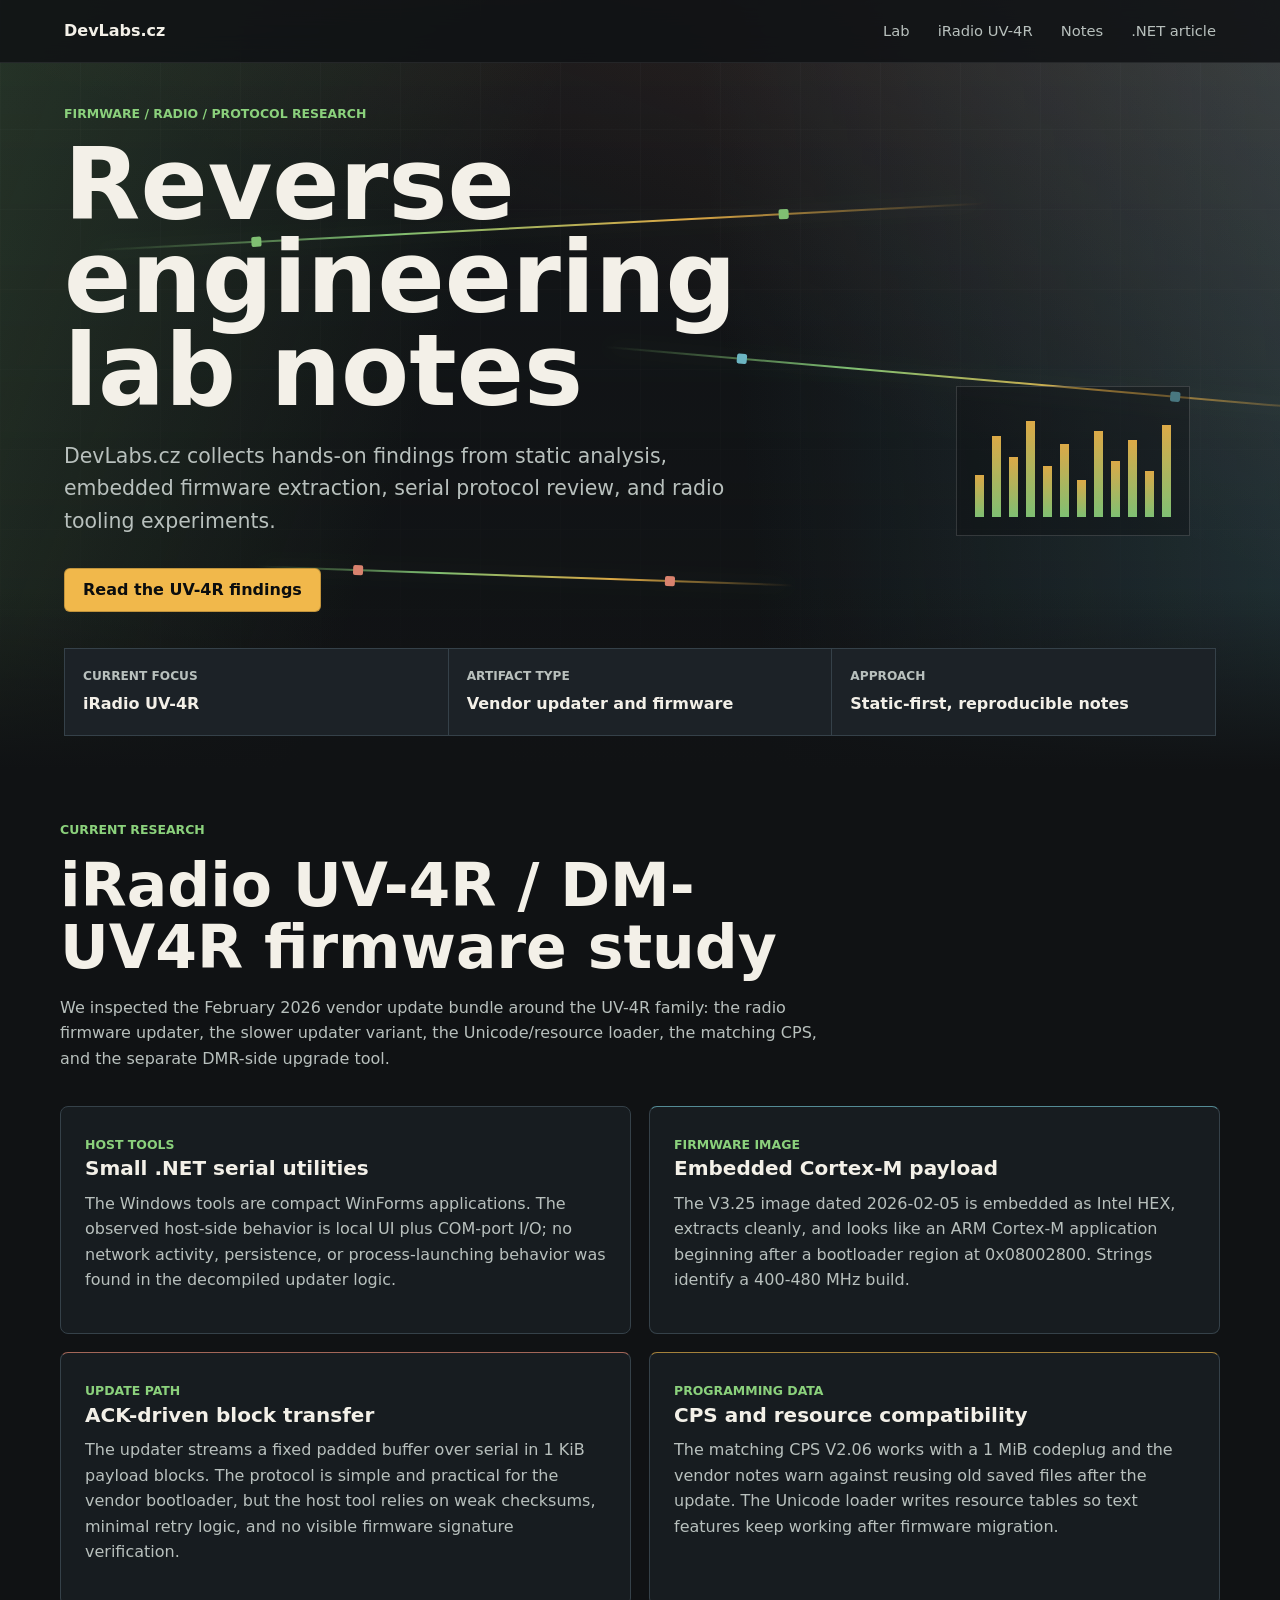
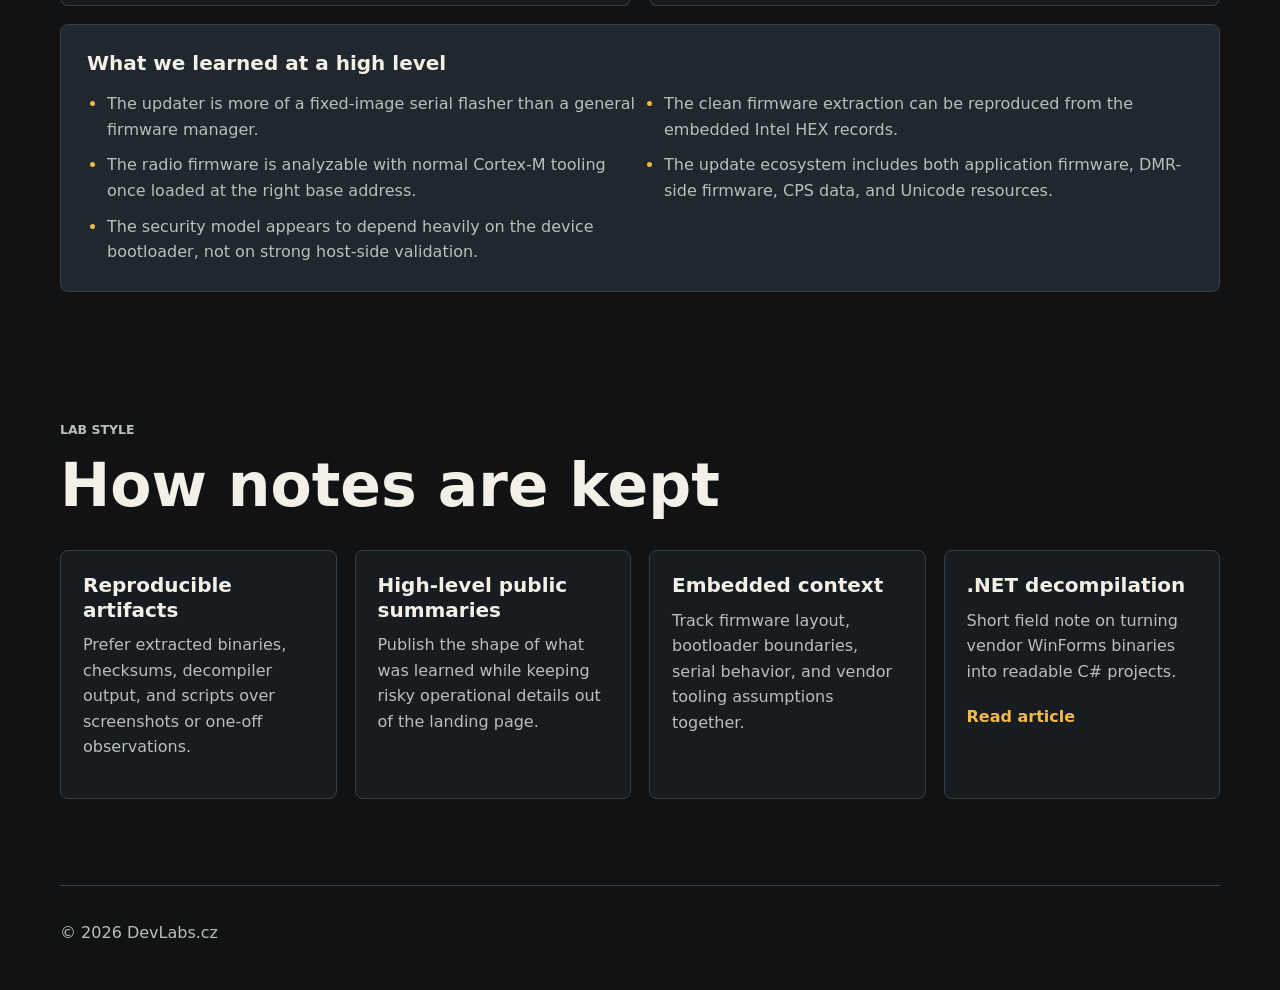
<file: index.html>
<!DOCTYPE html>
<html lang="en">
<head>
    <meta charset="UTF-8">
    <meta name="viewport" content="width=device-width, initial-scale=1.0">
    <meta name="description" content="DevLabs.cz is a small reverse engineering lab for firmware, radios, embedded tools, and protocol research.">
    <title>DevLabs.cz | Reverse Engineering Lab</title>
    <link rel="stylesheet" href="styles.css">
</head>
<body>
    <header class="site-header">
        <a class="brand" href="#top">DevLabs.cz</a>
        <nav class="nav" aria-label="Primary">
            <a href="#lab">Lab</a>
            <a href="#uv4r">iRadio UV-4R</a>
            <a href="#notes">Notes</a>
            <a href="dotnet-decompilation.html">.NET article</a>
        </nav>
    </header>

    <main id="top">
        <section class="hero" id="lab">
            <div class="hero-visual" aria-hidden="true">
                <div class="trace trace-a"></div>
                <div class="trace trace-b"></div>
                <div class="trace trace-c"></div>
                <div class="spectrum">
                    <span style="--level: 38%"></span>
                    <span style="--level: 72%"></span>
                    <span style="--level: 54%"></span>
                    <span style="--level: 86%"></span>
                    <span style="--level: 46%"></span>
                    <span style="--level: 65%"></span>
                    <span style="--level: 33%"></span>
                    <span style="--level: 77%"></span>
                    <span style="--level: 50%"></span>
                    <span style="--level: 69%"></span>
                    <span style="--level: 41%"></span>
                    <span style="--level: 82%"></span>
                </div>
            </div>
            <div class="hero-content">
                <p class="eyebrow">Firmware / radio / protocol research</p>
                <h1>Reverse<br>engineering<br>lab notes</h1>
                <p class="hero-copy">
                    DevLabs.cz collects hands-on findings from static analysis, embedded firmware extraction,
                    serial protocol review, and radio tooling experiments.
                </p>
                <a class="hero-link" href="#uv4r">Read the UV-4R findings</a>
            </div>
            <dl class="hero-facts" aria-label="Current lab focus">
                <div>
                    <dt>Current focus</dt>
                    <dd>iRadio UV-4R</dd>
                </div>
                <div>
                    <dt>Artifact type</dt>
                    <dd>Vendor updater and firmware</dd>
                </div>
                <div>
                    <dt>Approach</dt>
                    <dd>Static-first, reproducible notes</dd>
                </div>
            </dl>
        </section>

        <section class="section intro" id="uv4r">
            <div class="section-heading">
                <p class="eyebrow">Current research</p>
                <h2>iRadio UV-4R / DM-UV4R firmware study</h2>
                <p>
                    We inspected the February 2026 vendor update bundle around the UV-4R family:
                    the radio firmware updater, the slower updater variant, the Unicode/resource loader,
                    the matching CPS, and the separate DMR-side upgrade tool.
                </p>
            </div>

            <div class="findings-grid">
                <article>
                    <span class="card-kicker">Host tools</span>
                    <h3>Small .NET serial utilities</h3>
                    <p>
                        The Windows tools are compact WinForms applications. The observed host-side behavior
                        is local UI plus COM-port I/O; no network activity, persistence, or process-launching
                        behavior was found in the decompiled updater logic.
                    </p>
                </article>
                <article>
                    <span class="card-kicker">Firmware image</span>
                    <h3>Embedded Cortex-M payload</h3>
                    <p>
                        The V3.25 image dated 2026-02-05 is embedded as Intel HEX, extracts cleanly, and looks
                        like an ARM Cortex-M application beginning after a bootloader region at 0x08002800.
                        Strings identify a 400-480 MHz build.
                    </p>
                </article>
                <article>
                    <span class="card-kicker">Update path</span>
                    <h3>ACK-driven block transfer</h3>
                    <p>
                        The updater streams a fixed padded buffer over serial in 1 KiB payload blocks. The
                        protocol is simple and practical for the vendor bootloader, but the host tool relies on
                        weak checksums, minimal retry logic, and no visible firmware signature verification.
                    </p>
                </article>
                <article>
                    <span class="card-kicker">Programming data</span>
                    <h3>CPS and resource compatibility</h3>
                    <p>
                        The matching CPS V2.06 works with a 1 MiB codeplug and the vendor notes warn against
                        reusing old saved files after the update. The Unicode loader writes resource tables so
                        text features keep working after firmware migration.
                    </p>
                </article>
            </div>

            <div class="lab-note">
                <h3>What we learned at a high level</h3>
                <ul>
                    <li>The updater is more of a fixed-image serial flasher than a general firmware manager.</li>
                    <li>The clean firmware extraction can be reproduced from the embedded Intel HEX records.</li>
                    <li>The radio firmware is analyzable with normal Cortex-M tooling once loaded at the right base address.</li>
                    <li>The update ecosystem includes both application firmware, DMR-side firmware, CPS data, and Unicode resources.</li>
                    <li>The security model appears to depend heavily on the device bootloader, not on strong host-side validation.</li>
                </ul>
            </div>
        </section>

        <section class="section note-columns" id="notes">
            <div class="section-heading compact">
                <p class="eyebrow">Lab style</p>
                <h2>How notes are kept</h2>
            </div>
            <article>
                <h3>Reproducible artifacts</h3>
                <p>Prefer extracted binaries, checksums, decompiler output, and scripts over screenshots or one-off observations.</p>
            </article>
            <article>
                <h3>High-level public summaries</h3>
                <p>Publish the shape of what was learned while keeping risky operational details out of the landing page.</p>
            </article>
            <article>
                <h3>Embedded context</h3>
                <p>Track firmware layout, bootloader boundaries, serial behavior, and vendor tooling assumptions together.</p>
            </article>
            <article>
                <h3>.NET decompilation</h3>
                <p>Short field note on turning vendor WinForms binaries into readable C# projects.</p>
                <a class="text-link" href="dotnet-decompilation.html">Read article</a>
            </article>
        </section>
    </main>

    <footer class="site-footer">
        <p>&copy; 2026 DevLabs.cz</p>
    </footer>
</body>
</html>
</file>
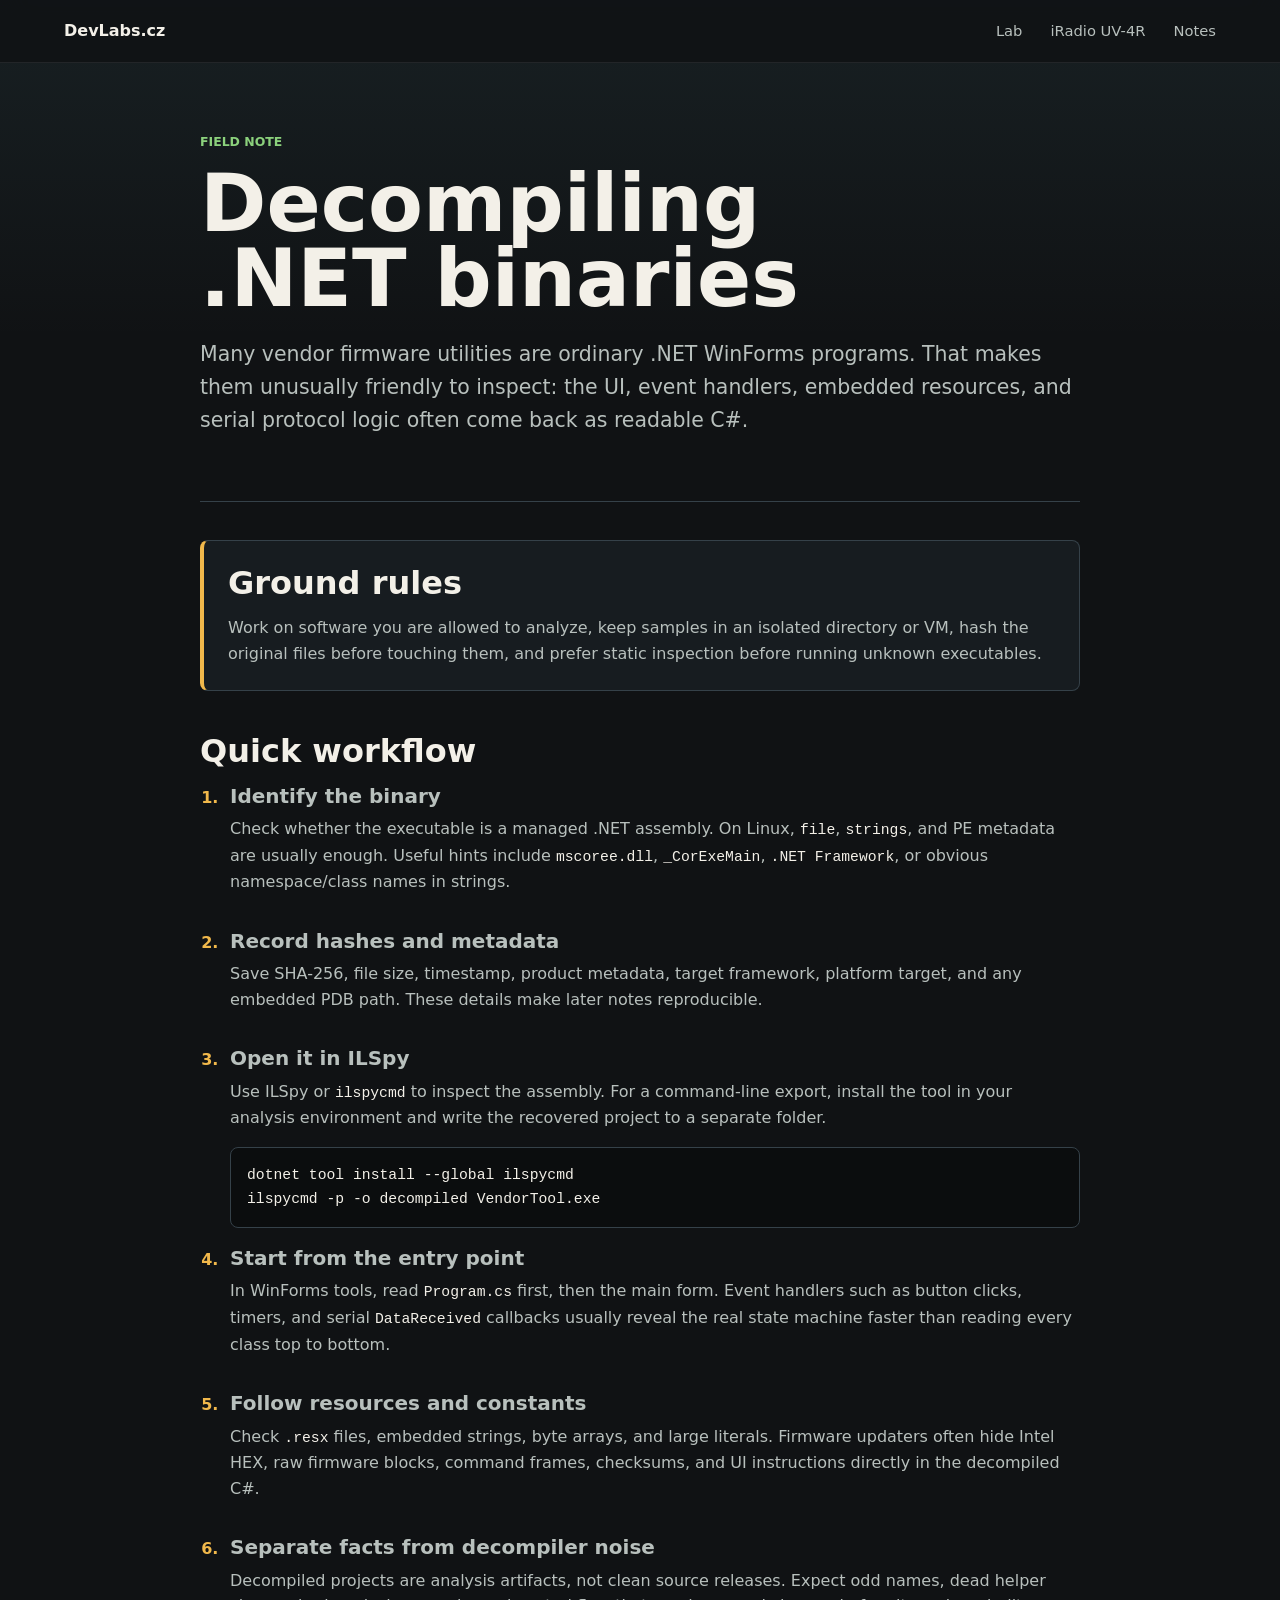
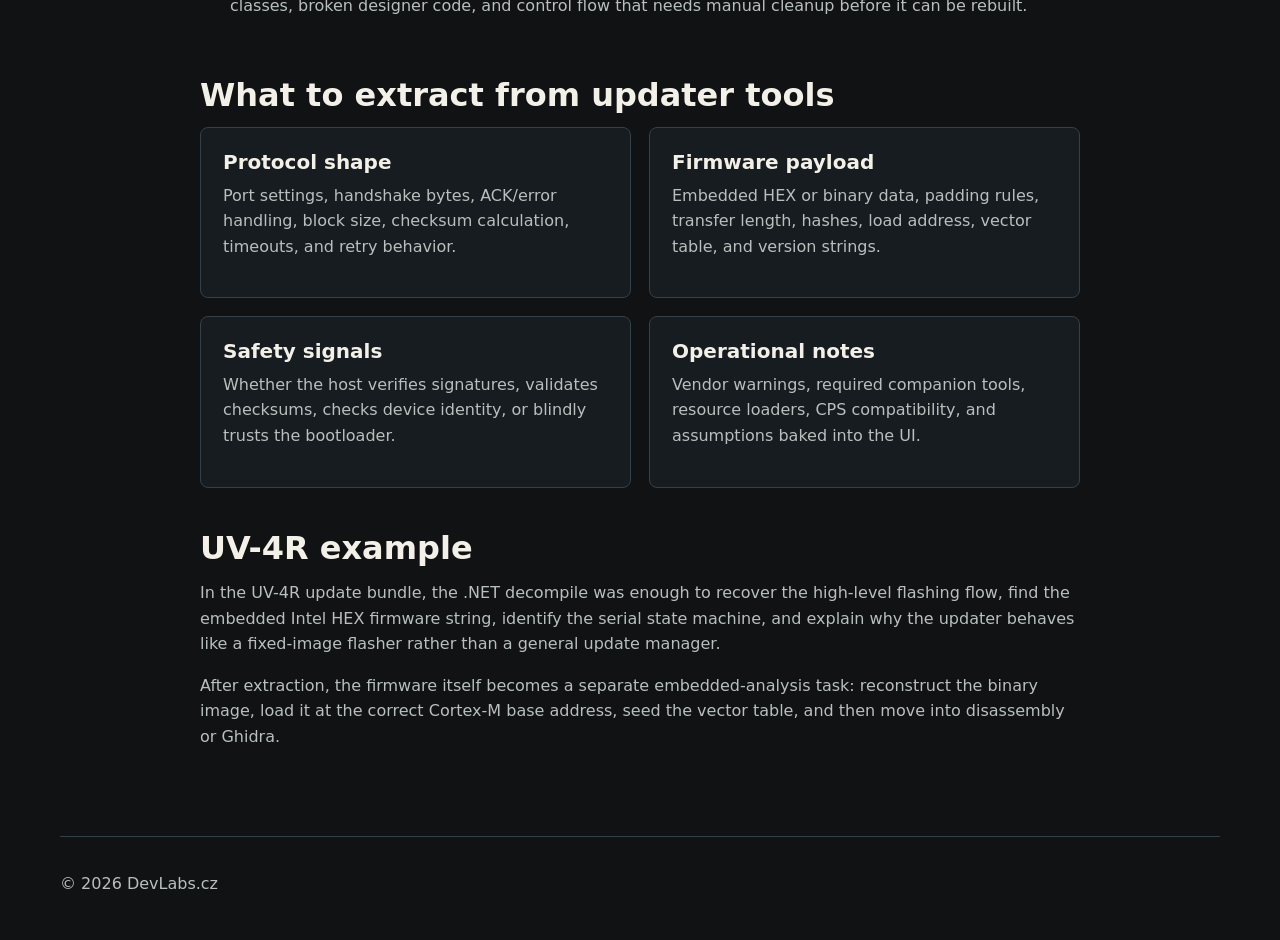
<file: dotnet-decompilation.html>
<!DOCTYPE html>
<html lang="en">
<head>
    <meta charset="UTF-8">
    <meta name="viewport" content="width=device-width, initial-scale=1.0">
    <meta name="description" content="A short DevLabs.cz field note on decompiling .NET WinForms binaries for firmware and protocol research.">
    <title>Decompiling .NET Binaries | DevLabs.cz</title>
    <link rel="stylesheet" href="styles.css">
</head>
<body class="article-page">
    <header class="site-header">
        <a class="brand" href="index.html">DevLabs.cz</a>
        <nav class="nav" aria-label="Primary">
            <a href="index.html#lab">Lab</a>
            <a href="index.html#uv4r">iRadio UV-4R</a>
            <a href="index.html#notes">Notes</a>
        </nav>
    </header>

    <main class="article-main">
        <article class="article">
            <header class="article-hero">
                <p class="eyebrow">Field note</p>
                <h1>Decompiling .NET binaries</h1>
                <p class="hero-copy">
                    Many vendor firmware utilities are ordinary .NET WinForms programs. That makes them unusually
                    friendly to inspect: the UI, event handlers, embedded resources, and serial protocol logic often
                    come back as readable C#.
                </p>
            </header>

            <section class="article-body">
                <div class="callout">
                    <h2>Ground rules</h2>
                    <p>
                        Work on software you are allowed to analyze, keep samples in an isolated directory or VM,
                        hash the original files before touching them, and prefer static inspection before running
                        unknown executables.
                    </p>
                </div>

                <h2>Quick workflow</h2>
                <ol class="steps">
                    <li>
                        <h3>Identify the binary</h3>
                        <p>
                            Check whether the executable is a managed .NET assembly. On Linux, <code>file</code>,
                            <code>strings</code>, and PE metadata are usually enough. Useful hints include
                            <code>mscoree.dll</code>, <code>_CorExeMain</code>, <code>.NET Framework</code>, or
                            obvious namespace/class names in strings.
                        </p>
                    </li>
                    <li>
                        <h3>Record hashes and metadata</h3>
                        <p>
                            Save SHA-256, file size, timestamp, product metadata, target framework, platform target,
                            and any embedded PDB path. These details make later notes reproducible.
                        </p>
                    </li>
                    <li>
                        <h3>Open it in ILSpy</h3>
                        <p>
                            Use ILSpy or <code>ilspycmd</code> to inspect the assembly. For a command-line export,
                            install the tool in your analysis environment and write the recovered project to a
                            separate folder.
                        </p>
                        <pre><code>dotnet tool install --global ilspycmd
ilspycmd -p -o decompiled VendorTool.exe</code></pre>
                    </li>
                    <li>
                        <h3>Start from the entry point</h3>
                        <p>
                            In WinForms tools, read <code>Program.cs</code> first, then the main form. Event handlers
                            such as button clicks, timers, and serial <code>DataReceived</code> callbacks usually
                            reveal the real state machine faster than reading every class top to bottom.
                        </p>
                    </li>
                    <li>
                        <h3>Follow resources and constants</h3>
                        <p>
                            Check <code>.resx</code> files, embedded strings, byte arrays, and large literals.
                            Firmware updaters often hide Intel HEX, raw firmware blocks, command frames, checksums,
                            and UI instructions directly in the decompiled C#.
                        </p>
                    </li>
                    <li>
                        <h3>Separate facts from decompiler noise</h3>
                        <p>
                            Decompiled projects are analysis artifacts, not clean source releases. Expect odd names,
                            dead helper classes, broken designer code, and control flow that needs manual cleanup
                            before it can be rebuilt.
                        </p>
                    </li>
                </ol>

                <h2>What to extract from updater tools</h2>
                <div class="article-grid">
                    <section>
                        <h3>Protocol shape</h3>
                        <p>Port settings, handshake bytes, ACK/error handling, block size, checksum calculation, timeouts, and retry behavior.</p>
                    </section>
                    <section>
                        <h3>Firmware payload</h3>
                        <p>Embedded HEX or binary data, padding rules, transfer length, hashes, load address, vector table, and version strings.</p>
                    </section>
                    <section>
                        <h3>Safety signals</h3>
                        <p>Whether the host verifies signatures, validates checksums, checks device identity, or blindly trusts the bootloader.</p>
                    </section>
                    <section>
                        <h3>Operational notes</h3>
                        <p>Vendor warnings, required companion tools, resource loaders, CPS compatibility, and assumptions baked into the UI.</p>
                    </section>
                </div>

                <h2>UV-4R example</h2>
                <p>
                    In the UV-4R update bundle, the .NET decompile was enough to recover the high-level flashing
                    flow, find the embedded Intel HEX firmware string, identify the serial state machine, and explain
                    why the updater behaves like a fixed-image flasher rather than a general update manager.
                </p>
                <p>
                    After extraction, the firmware itself becomes a separate embedded-analysis task: reconstruct the
                    binary image, load it at the correct Cortex-M base address, seed the vector table, and then move
                    into disassembly or Ghidra.
                </p>
            </section>
        </article>
    </main>

    <footer class="site-footer">
        <p>&copy; 2026 DevLabs.cz</p>
    </footer>
</body>
</html>
</file>
<file: styles.css>
:root {
    color-scheme: dark;
    --bg: #101214;
    --panel: #171c20;
    --panel-strong: #20272d;
    --text: #f3f0e8;
    --muted: #b8c0bd;
    --line: #354149;
    --green: #8bd17c;
    --amber: #f1b84b;
    --cyan: #76c7d5;
    --coral: #ef8f78;
    --ink: #0b0d0e;
    --max: 1160px;
}

* {
    box-sizing: border-box;
}

html {
    scroll-behavior: smooth;
}

body {
    margin: 0;
    font-family: Inter, ui-sans-serif, system-ui, -apple-system, BlinkMacSystemFont, "Segoe UI", sans-serif;
    line-height: 1.6;
    color: var(--text);
    background: var(--bg);
    overflow-x: hidden;
}

a {
    color: inherit;
}

.site-header {
    position: fixed;
    z-index: 10;
    top: 0;
    left: 0;
    right: 0;
    display: flex;
    align-items: center;
    justify-content: space-between;
    gap: 24px;
    padding: 18px clamp(18px, 5vw, 64px);
    background: rgba(16, 18, 20, 0.86);
    border-bottom: 1px solid rgba(255, 255, 255, 0.08);
    backdrop-filter: blur(14px);
}

.brand {
    font-size: 1rem;
    font-weight: 800;
    text-decoration: none;
    letter-spacing: 0;
}

.nav {
    display: flex;
    align-items: center;
    gap: clamp(12px, 3vw, 28px);
    color: var(--muted);
    font-size: 0.92rem;
}

.nav a {
    text-decoration: none;
}

.nav a:hover {
    color: var(--text);
}

.hero {
    position: relative;
    min-height: 78vh;
    display: grid;
    align-items: end;
    padding: 104px clamp(18px, 5vw, 64px) 34px;
    overflow: hidden;
    background:
        linear-gradient(180deg, rgba(16, 18, 20, 0.42), rgba(16, 18, 20, 0.96)),
        repeating-linear-gradient(90deg, rgba(255, 255, 255, 0.035) 0 1px, transparent 1px 80px),
        repeating-linear-gradient(0deg, rgba(255, 255, 255, 0.035) 0 1px, transparent 1px 80px),
        #14181b;
}

.hero::before {
    content: "";
    position: absolute;
    inset: 0;
    background:
        linear-gradient(110deg, rgba(139, 209, 124, 0.18), transparent 38%),
        linear-gradient(265deg, rgba(118, 199, 213, 0.18), transparent 44%),
        linear-gradient(22deg, transparent 55%, rgba(239, 143, 120, 0.16));
    opacity: 0.9;
}

.hero::after {
    content: "";
    position: absolute;
    inset: auto 0 0;
    height: 20vh;
    background: linear-gradient(180deg, transparent, var(--bg));
}

.hero-visual {
    position: absolute;
    inset: 82px 0 0;
    pointer-events: none;
    opacity: 0.9;
}

.trace {
    position: absolute;
    height: 2px;
    background: linear-gradient(90deg, transparent, var(--green), var(--amber), transparent);
    box-shadow: 0 0 24px rgba(139, 209, 124, 0.28);
}

.trace::before,
.trace::after {
    content: "";
    position: absolute;
    width: 10px;
    height: 10px;
    top: -4px;
    border-radius: 2px;
    background: currentColor;
}

.trace::before {
    left: 18%;
}

.trace::after {
    right: 22%;
}

.trace-a {
    color: var(--green);
    width: 70vw;
    top: 21%;
    left: 7vw;
    transform: rotate(-3deg);
}

.trace-b {
    color: var(--cyan);
    width: 58vw;
    top: 43%;
    right: -5vw;
    transform: rotate(5deg);
}

.trace-c {
    color: var(--coral);
    width: 42vw;
    bottom: 28%;
    left: 20vw;
    transform: rotate(2deg);
}

.spectrum {
    position: absolute;
    right: clamp(24px, 7vw, 96px);
    bottom: 26vh;
    display: grid;
    grid-template-columns: repeat(12, 9px);
    align-items: end;
    gap: 8px;
    height: 150px;
    padding: 18px;
    border: 1px solid rgba(255, 255, 255, 0.16);
    background: rgba(11, 13, 14, 0.38);
}

.spectrum span {
    display: block;
    height: var(--level);
    background: linear-gradient(180deg, var(--amber), var(--green));
}

.hero-content {
    position: relative;
    z-index: 1;
    width: 100%;
    min-width: 0;
    max-width: 820px;
}

.eyebrow,
.card-kicker {
    margin: 0 0 14px;
    color: var(--green);
    font-size: 0.78rem;
    font-weight: 800;
    letter-spacing: 0;
    text-transform: uppercase;
}

h1,
h2,
h3,
p {
    margin-top: 0;
}

h1 {
    max-width: 920px;
    margin-bottom: 22px;
    font-size: 6.2rem;
    line-height: 0.94;
    letter-spacing: 0;
    overflow-wrap: break-word;
}

.hero-copy {
    max-width: 680px;
    margin-bottom: 30px;
    color: var(--muted);
    font-size: 1.28rem;
}

.hero-link {
    display: inline-flex;
    align-items: center;
    min-height: 44px;
    padding: 0 18px;
    color: var(--ink);
    background: var(--amber);
    border: 1px solid rgba(0, 0, 0, 0.2);
    border-radius: 6px;
    font-weight: 800;
    text-decoration: none;
}

.hero-link:hover {
    background: #ffd06d;
}

.hero-facts {
    position: relative;
    z-index: 1;
    display: grid;
    grid-template-columns: repeat(3, minmax(0, 1fr));
    gap: 1px;
    width: min(100%, var(--max));
    margin: 36px 0 0;
    background: var(--line);
    border: 1px solid var(--line);
}

.hero-facts div {
    padding: 18px;
    background: rgba(23, 28, 32, 0.82);
}

dt {
    color: var(--muted);
    font-size: 0.76rem;
    font-weight: 800;
    text-transform: uppercase;
}

dd {
    margin: 5px 0 0;
    font-weight: 800;
}

.section {
    width: min(100% - 36px, var(--max));
    margin: 0 auto;
    padding: 86px 0;
}

.intro {
    padding-top: 50px;
}

.section-heading {
    min-width: 0;
    max-width: 780px;
    margin-bottom: 34px;
}

.section-heading.compact {
    margin-bottom: 0;
}

h2 {
    margin-bottom: 16px;
    font-size: 3.75rem;
    line-height: 1.04;
    letter-spacing: 0;
    overflow-wrap: break-word;
}

.section-heading p:not(.eyebrow),
.note-columns p,
.findings-grid p,
.lab-note li {
    color: var(--muted);
}

.findings-grid {
    display: grid;
    grid-template-columns: repeat(2, minmax(0, 1fr));
    gap: 18px;
}

.findings-grid article,
.note-columns article,
.lab-note {
    border: 1px solid var(--line);
    border-radius: 8px;
    background: var(--panel);
}

.findings-grid article {
    min-width: 0;
    padding: 24px;
}

.findings-grid article:nth-child(2) {
    border-top-color: rgba(118, 199, 213, 0.65);
}

.findings-grid article:nth-child(3) {
    border-top-color: rgba(239, 143, 120, 0.65);
}

.findings-grid article:nth-child(4) {
    border-top-color: rgba(241, 184, 75, 0.65);
}

h3 {
    margin-bottom: 10px;
    font-size: 1.25rem;
    line-height: 1.22;
}

.lab-note {
    margin-top: 18px;
    padding: 26px;
    background: var(--panel-strong);
}

.lab-note ul {
    display: grid;
    grid-template-columns: repeat(2, minmax(0, 1fr));
    gap: 10px 28px;
    margin: 16px 0 0;
    padding-left: 20px;
}

.lab-note li::marker {
    color: var(--amber);
}

.note-columns {
    display: grid;
    grid-template-columns: repeat(4, minmax(0, 1fr));
    gap: 18px;
    align-items: stretch;
    padding-top: 42px;
}

.note-columns .section-heading {
    grid-column: 1 / -1;
}

.note-columns article {
    min-width: 0;
    padding: 22px;
}

.text-link {
    display: inline-flex;
    margin-top: 4px;
    color: var(--amber);
    font-weight: 800;
    text-decoration: none;
}

.text-link:hover {
    color: #ffd06d;
}

.article-page {
    background:
        linear-gradient(180deg, rgba(118, 199, 213, 0.08), transparent 340px),
        var(--bg);
}

.article-main {
    width: calc(100% - 36px);
    max-width: 880px;
    margin: 0 auto;
    padding: 132px 0 70px;
}

.article {
    min-width: 0;
}

.article-hero {
    padding-bottom: 34px;
    border-bottom: 1px solid var(--line);
}

.article-hero h1 {
    max-width: 760px;
    font-size: 5rem;
}

.article-hero .hero-copy {
    max-width: 100%;
}

.article-body {
    padding-top: 38px;
}

.article-body h2 {
    margin: 42px 0 14px;
    font-size: 2rem;
    line-height: 1.14;
}

.article-body h3 {
    margin-bottom: 8px;
}

.article-body p,
.article-body li {
    color: var(--muted);
}

.callout {
    padding: 24px;
    border: 1px solid var(--line);
    border-left: 4px solid var(--amber);
    border-radius: 8px;
    background: var(--panel);
}

.callout h2 {
    margin-top: 0;
}

.callout p {
    margin-bottom: 0;
}

.steps {
    display: grid;
    gap: 18px;
    margin: 0;
    padding-left: 24px;
}

.steps li {
    padding-left: 6px;
}

.steps li::marker {
    color: var(--amber);
    font-weight: 800;
}

pre {
    max-width: 100%;
    margin: 14px 0 0;
    padding: 16px;
    overflow-x: auto;
    border: 1px solid var(--line);
    border-radius: 8px;
    background: #0b0d0e;
}

code {
    color: var(--text);
    font-family: "SFMono-Regular", Consolas, "Liberation Mono", monospace;
    font-size: 0.92rem;
}

.article-grid {
    display: grid;
    grid-template-columns: repeat(2, minmax(0, 1fr));
    gap: 18px;
}

.article-grid section {
    min-width: 0;
    padding: 22px;
    border: 1px solid var(--line);
    border-radius: 8px;
    background: var(--panel);
}

.site-footer {
    width: min(100% - 36px, var(--max));
    margin: 0 auto;
    padding: 34px 0 44px;
    border-top: 1px solid var(--line);
    color: var(--muted);
}

.site-footer p {
    margin: 0;
}

@media (max-width: 860px) {
    .hero {
        min-height: auto;
        padding-top: 112px;
    }

    .spectrum {
        right: 18px;
        bottom: 20vh;
        opacity: 0.42;
    }

    .hero-facts,
    .findings-grid,
    .lab-note ul,
    .note-columns,
    .article-grid {
        grid-template-columns: 1fr;
    }

    .note-columns {
        padding-top: 18px;
    }

    h1 {
        font-size: 4.7rem;
    }

    h2 {
        font-size: 3rem;
    }
}

@media (max-width: 640px) {
    .site-header {
        position: static;
        flex-direction: column;
        align-items: flex-start;
        padding: 16px 18px;
    }

    .nav {
        width: 100%;
        flex-wrap: wrap;
        justify-content: flex-start;
        gap: 8px 22px;
        font-size: 0.86rem;
    }

    .hero {
        padding: 74px 18px 30px;
    }

    h1 {
        font-size: 2.35rem;
        line-height: 1.08;
    }

    h2 {
        font-size: 1.85rem;
        line-height: 1.1;
    }

    .hero-copy {
        font-size: 1rem;
    }

    .hero-content,
    .section-heading {
        width: min(100%, 340px);
        max-width: 340px;
    }

    .hero-visual {
        opacity: 0.32;
    }

    .trace-a {
        width: 140vw;
        top: 26%;
        left: -20vw;
    }

    .trace-b,
    .trace-c {
        display: none;
    }

    .spectrum {
        display: none;
    }

    .hero-facts {
        display: none;
    }

    .section {
        width: min(100% - 28px, var(--max));
        padding: 58px 0;
    }

    .findings-grid article,
    .note-columns article,
    .lab-note,
    .article-grid section,
    .callout {
        padding: 20px;
    }

    .article-main {
        width: 360px;
        max-width: 92vw;
        margin-left: 14px;
        margin-right: 14px;
        padding-top: 78px;
    }

    .article-hero .hero-copy {
        width: 100%;
        max-width: 360px;
    }

    .article-hero h1 {
        font-size: 2.18rem;
        line-height: 1.08;
    }

    .article-body h2 {
        font-size: 1.6rem;
    }
}
</file>
